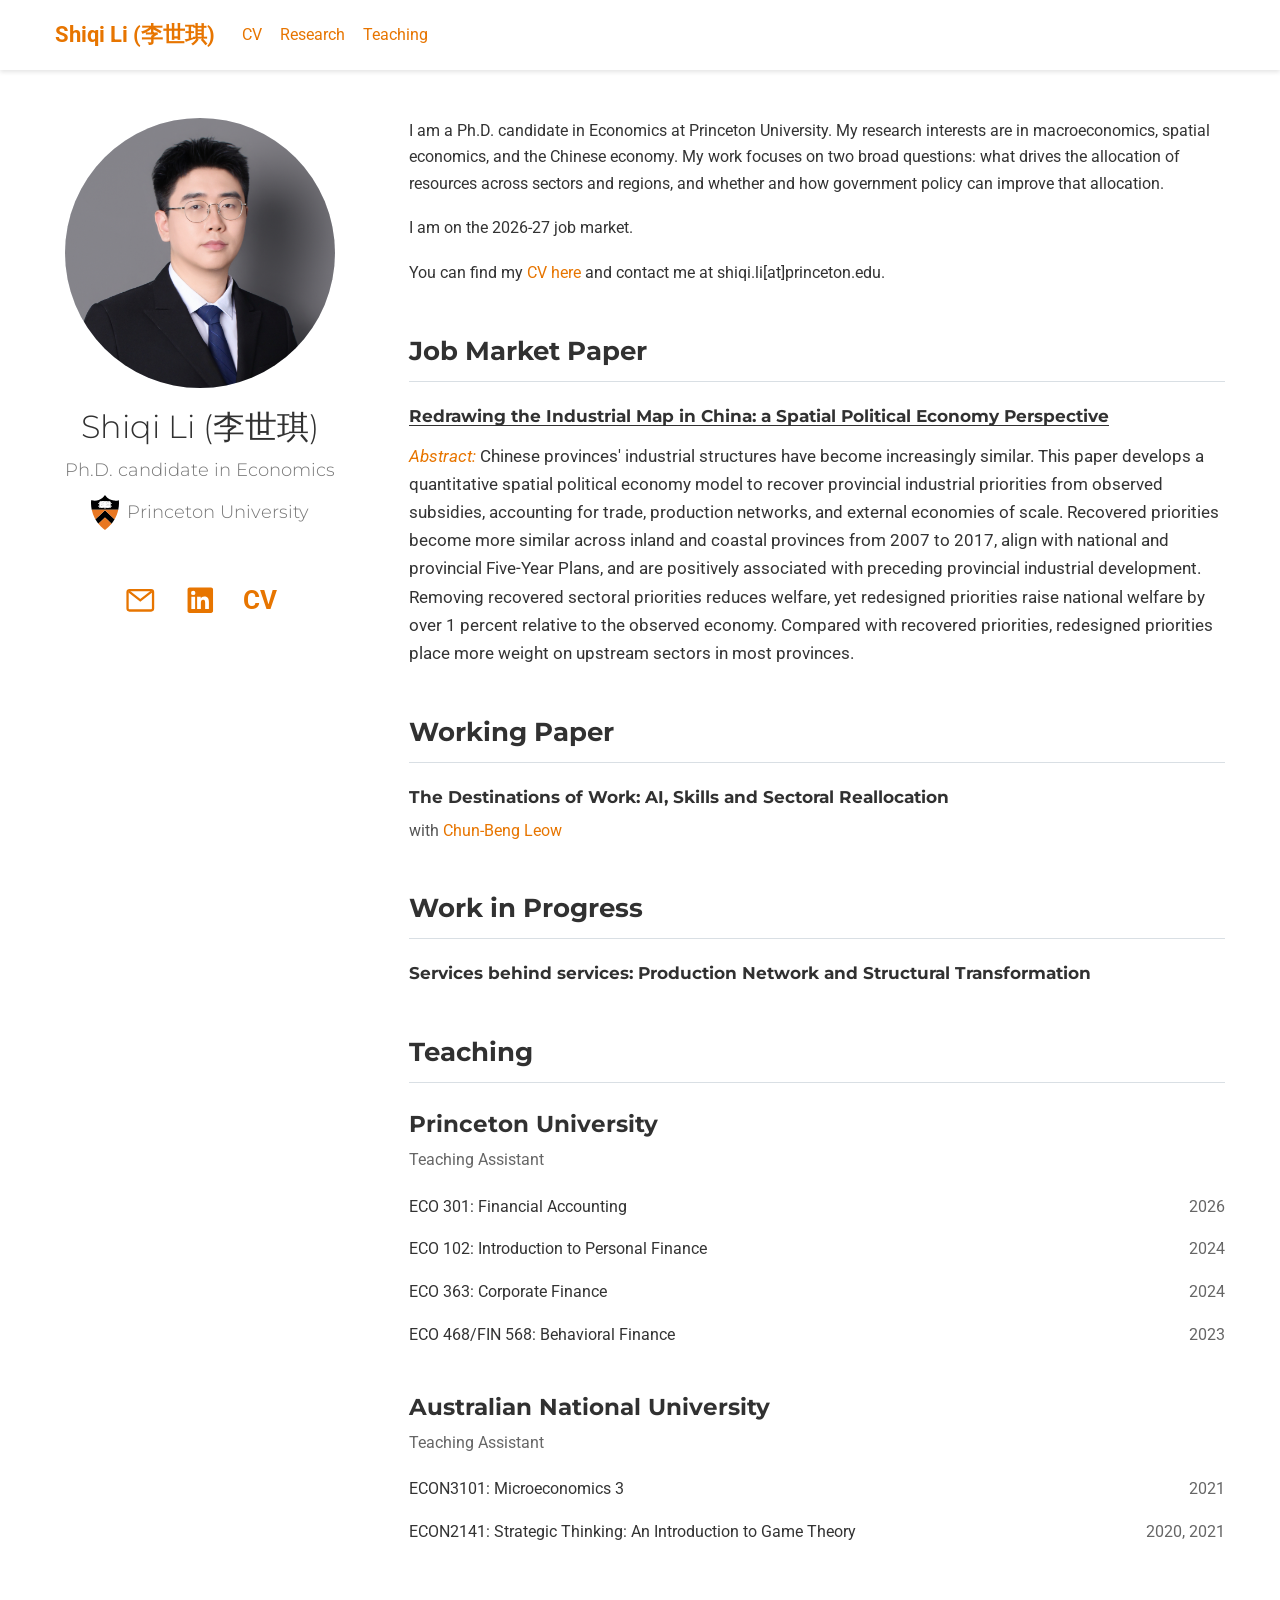
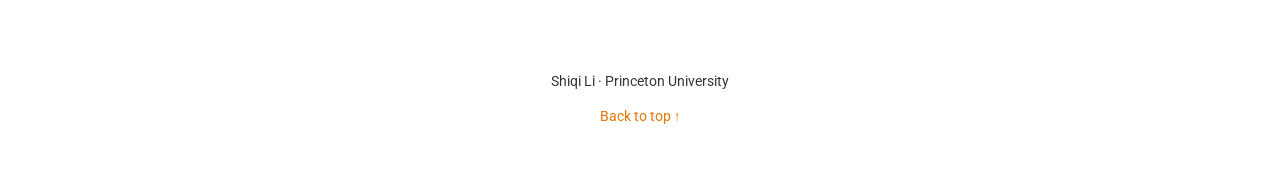
<file: index.html>
<!doctype html>
<html lang="en">
<head>
  <meta charset="utf-8">
  <meta name="viewport" content="width=device-width, initial-scale=1">
  <meta name="google-site-verification" content="4Z5znPMPiIM-x6xT5Sxr_Hr4tHmn36kaYpLYVYUPS8M" />
  <meta name="description" content="Shiqi Li (李世琪), Ph.D. candidate in Economics at Princeton University. Research in macroeconomics, spatial economics, and the Chinese economy. 2026–27 job market.">
  <meta name="author" content="Shiqi Li">
  <meta name="theme-color" content="#ffffff">
  <link rel="canonical" href="https://jackshiqili.github.io/">
  <meta property="og:title" content="Shiqi Li">
  <meta property="og:description" content="Ph.D. candidate in Economics at Princeton University. Research in macroeconomics, spatial economics, and the Chinese economy. 2026–27 job market.">
  <meta property="og:type" content="website">
  <meta property="og:url" content="https://jackshiqili.github.io/">
  <title>Shiqi Li</title>
  <link rel="icon" href="favicon.ico" sizes="16x16 32x32 48x48">
  <link rel="icon" type="image/png" sizes="48x48" href="assets/favicon-48x48.png">
  <link rel="apple-touch-icon" sizes="180x180" href="assets/apple-touch-icon.png">
  <link rel="preconnect" href="https://fonts.googleapis.com">
  <link rel="preconnect" href="https://fonts.gstatic.com" crossorigin>
  <link href="https://fonts.googleapis.com/css?family=Montserrat:400,700%7CRoboto:400,400italic,700&display=swap" rel="stylesheet">
  <link rel="stylesheet" href="assets/academic.css">
  <link rel="stylesheet" href="styles.css">
  <script src="site.js" defer></script>
</head>
<body id="top">
  <a class="skip-link" href="#main">Skip to content</a>
  <header>
    <nav class="navbar navbar-expand-lg navbar-light" id="navbar-main" aria-label="Main navigation">
      <div class="container">
        <a class="navbar-brand" href="#about">Shiqi Li (李世琪)</a>
        <button class="menu-toggle" type="button" aria-expanded="false" aria-controls="navigation">
          <svg width="24" height="24" viewBox="0 0 24 24" aria-hidden="true"><path d="M3 6h18M3 12h18M3 18h18" fill="none" stroke="currentColor" stroke-width="2"/></svg>
          <span class="sr-only">Toggle navigation</span>
        </button>
        <ul class="site-navigation navbar-nav" id="navigation">
          <li class="nav-item"><a class="nav-link" href="files/ShiqiLI_CV.pdf">CV</a></li>
          <li class="nav-item"><a class="nav-link" href="#research">Research</a></li>
          <li class="nav-item"><a class="nav-link" href="#teaching">Teaching</a></li>
        </ul>
      </div>
    </nav>
  </header>

  <main id="main" class="container site-layout">
    <aside class="profile-sidebar" aria-labelledby="profile-name">
      <div id="profile">
        <div class="avatar avatar-circle profile-photo">
          <img src="assets/ShiqiLi_photo.jpg" alt="Shiqi Li" width="3189" height="4783" fetchpriority="high" decoding="async">
        </div>
        <div class="portrait-title">
          <h1 id="profile-name">Shiqi Li (李世琪)</h1>
          <h3>Ph.D. candidate in Economics</h3>
          <h3><span class="university-affiliation"><img class="university-logo" src="assets/Princeton_seal.svg" alt="" width="28" height="36">Princeton University</span></h3>
        </div>
        <ul class="network-icon" aria-label="Profile links">
          <li><a href="mailto:shiqi.li@princeton.edu" aria-label="Email Shiqi Li" title="Email">
            <svg class="profile-icon" viewBox="0 0 24 24" aria-hidden="true"><rect x="2" y="4" width="20" height="16" rx="1.5" fill="none" stroke="currentColor" stroke-width="1.8"/><path d="m3 5 9 7 9-7" fill="none" stroke="currentColor" stroke-width="1.8"/></svg>
          </a></li>
          <li><a href="https://www.linkedin.com/in/shiqi-li-257628123/" aria-label="Shiqi Li on LinkedIn" title="LinkedIn">
            <svg class="profile-icon" viewBox="0 0 24 24" aria-hidden="true"><path fill="currentColor" d="M20.45 2H3.55C2.69 2 2 2.68 2 3.52v16.96C2 21.32 2.69 22 3.55 22h16.9c.86 0 1.55-.68 1.55-1.52V3.52C22 2.68 21.31 2 20.45 2ZM7.93 18.75H4.98V9.2h2.95v9.55ZM6.45 7.9a1.71 1.71 0 1 1 0-3.42 1.71 1.71 0 0 1 0 3.42Zm12.3 10.85H15.8V14.1c0-1.11-.02-2.54-1.55-2.54-1.55 0-1.79 1.21-1.79 2.46v4.73H9.51V9.2h2.83v1.3h.04c.39-.74 1.36-1.52 2.79-1.52 2.98 0 3.58 1.96 3.58 4.51v5.26Z"/></svg>
          </a></li>
          <li><a class="cv-icon" href="files/ShiqiLI_CV.pdf" aria-label="Download curriculum vitae, PDF" title="Curriculum vitae">CV</a></li>
        </ul>
      </div>
    </aside>

    <div class="main-content">
      <section id="about" class="content-section biography" aria-label="Biography">
        <p>I am a Ph.D. candidate in Economics at Princeton University. My research interests are in macroeconomics, spatial economics, and the Chinese economy. My work focuses on two broad questions: what drives the allocation of resources across sectors and regions, and whether and how government policy can improve that allocation.</p>
        <p>I am on the 2026-27 job market.</p>
        <p>You can find my <a href="files/ShiqiLI_CV.pdf">CV here</a> and contact me at shiqi.li[at]princeton.edu.</p>
      </section>

      <section id="research" class="content-section" aria-labelledby="research-heading">
        <h2 class="section-title" id="research-heading">Job Market Paper</h2>
        <article class="paper-entry">
          <h3 class="article-title"><a href="files/ShiqiLI_JMP.pdf">Redrawing the Industrial Map in China: a Spatial Political Economy Perspective</a></h3>
          <div class="paper-abstract article-style">
            <p><em class="abstract-label">Abstract:</em> Chinese provinces' industrial structures have become increasingly similar. This paper develops a quantitative spatial political economy model to recover provincial industrial priorities from observed subsidies, accounting for trade, production networks, and external economies of scale. Recovered priorities become more similar across inland and coastal provinces from 2007 to 2017, align with national and provincial Five-Year Plans, and are positively associated with preceding provincial industrial development. Removing recovered sectoral priorities reduces welfare, yet redesigned priorities raise national welfare by over 1 percent relative to the observed economy. Compared with recovered priorities, redesigned priorities place more weight on upstream sectors in most provinces.</p>
          </div>
        </article>
      </section>

      <section id="working-papers" class="content-section" aria-labelledby="working-heading">
        <h2 class="section-title" id="working-heading">Working Paper</h2>
        <article class="paper-entry">
          <h3 class="article-title">The Destinations of Work: AI, Skills and Sectoral Reallocation</h3>
          <p class="paper-coauthors">with <a href="https://ahbenglcb.github.io/">Chun-Beng Leow</a></p>
        </article>
      </section>

      <section id="work-in-progress" class="content-section" aria-labelledby="progress-heading">
        <h2 class="section-title" id="progress-heading">Work in Progress</h2>
        <article class="paper-entry">
          <h3 class="article-title">Services behind services: Production Network and Structural Transformation</h3>
        </article>
      </section>

      <section id="teaching" class="content-section teaching-content" aria-labelledby="teaching-heading">
        <h2 class="section-title" id="teaching-heading">Teaching</h2>
        <h3>Princeton University</h3>
        <p class="teaching-role">Teaching Assistant</p>
        <ul class="course-list">
          <li><span>ECO 301: Financial Accounting</span><span>2026</span></li>
          <li><span>ECO 102: Introduction to Personal Finance</span><span>2024</span></li>
          <li><span>ECO 363: Corporate Finance</span><span>2024</span></li>
          <li><span>ECO 468/FIN 568: Behavioral Finance</span><span>2023</span></li>
        </ul>
        <h3>Australian National University</h3>
        <p class="teaching-role">Teaching Assistant</p>
        <ul class="course-list">
          <li><span>ECON3101: Microeconomics 3</span><span>2021</span></li>
          <li><span>ECON2141: Strategic Thinking: An Introduction to Game Theory</span><span>2020, 2021</span></li>
        </ul>
      </section>
    </div>
  </main>
  <footer class="site-footer"><div class="container"><p>Shiqi Li · Princeton University</p><a href="#top" class="back-to-top">Back to top ↑</a></div></footer>
</body>
</html>
</file>
<file: styles.css>
/* Small adaptations of the supplied Hugo Academic template. */
:root { --brand-orange: #E77500; }
a, a:hover, a:focus { color: var(--brand-orange); }
#navbar-main .navbar-brand, #navbar-main .navbar-nav .nav-link { color: var(--brand-orange); }
#navbar-main .navbar-nav .nav-link.active { color: var(--brand-orange) !important; }
html { font-size: 18px; scroll-behavior: smooth; scroll-padding-top: 88px; }
body { overflow-wrap: break-word; }
.site-layout { display: grid; grid-template-columns: 290px minmax(0, 1fr); gap: 64px; align-items: start; padding-top: 48px; padding-bottom: 40px; }
.profile-sidebar { position: sticky; top: 100px; }
#profile { padding: 0; }
.main-content { min-width: 0; }
.biography { font-size: calc(1rem - 2px); }
.content-section { margin-bottom: 48px; }
.content-section:last-child { margin-bottom: 0; }
.section-title { margin: 0 0 22px; padding-bottom: 12px; border-bottom: 1px solid #d9dfe4; font-size: 1.45rem; font-weight: 700; line-height: 1.35; }
.portrait-title h1 { font-size: 1.75em; font-weight: 300; margin: 20px 0 10px; }
.portrait-title h3 { font-size: 1rem; line-height: 1.5; }
.university-affiliation { display: inline-flex; align-items: center; gap: 8px; }
.university-logo { width: 28px; height: 36px; flex: 0 0 28px; object-fit: contain; }
.profile-photo { overflow: hidden; background: #eef0f3; }
.profile-photo img { width: 100%; height: 100%; object-fit: cover; object-position: 50% 18%; transform: scale(1.65); transform-origin: 50% 28%; }
.profile-icon { width: 1.7rem; height: 1.7rem; display: block; }
.network-icon { display: flex; justify-content: center; align-items: center; gap: 16px; padding: 0; }
.network-icon li { display: block; margin: 0; }
.network-icon a { display: flex; align-items: center; justify-content: center; min-width: 44px; min-height: 44px; }
.cv-icon { font-size: 1.45rem; font-weight: 700; line-height: 1; }
.paper-entry + .paper-entry { margin-top: 30px; }
.paper-entry .article-title { margin: 0 0 8px; font-size: calc(1.05rem - 2px); font-weight: 700; line-height: 1.5; }
.paper-entry .article-title a { color: inherit; text-decoration: underline; text-decoration-thickness: 1px; text-underline-offset: .16em; }
.paper-coauthors { margin: 0 0 12px; color: #555; font-size: .9rem; line-height: 1.5; }
.paper-entry .article-style { font-size: .95rem; }
.paper-entry .article-style p:last-child { margin-bottom: 0; }
.paper-abstract { margin-top: 12px; }
.abstract-label { color: var(--brand-orange); }
.teaching-content h3:first-child { margin-top: 0; }
.teaching-role { color: #666; font-size: .9rem; margin-bottom: 12px; }
.course-list { list-style: none; padding: 0; margin: 0 0 36px; font-size: .9rem; }
.course-list li { display: flex; justify-content: space-between; align-items: baseline; gap: 24px; padding: 8px 0; }
.course-list li > span:last-child { white-space: nowrap; color: #666; }
.site-navigation { display: flex; flex-direction: row; margin-right: auto; }
.menu-toggle { display: none; border: 0; padding: 10px; background: transparent; color: #34495e; cursor: pointer; }
.site-footer { margin: 0; padding: 40px 0; text-align: center; }
.site-footer p { margin: 0 0 8px; }
.back-to-top { font-size: .75rem; }
.skip-link { position: fixed; top: -100px; left: 16px; z-index: 2000; background: #fff; padding: 12px 20px; }
.skip-link:focus { top: 8px; }
a:focus-visible, button:focus-visible { outline: 3px solid var(--brand-orange); outline-offset: 4px; }
@media (max-width: 991.98px) {
  html { font-size: 16px; scroll-padding-top: 68px; }
  .site-layout { display: block; padding-top: 32px; }
  .profile-sidebar { position: static; margin-bottom: 40px; }
  #navbar-main .container { position: relative; }
  .menu-toggle { display: flex; }
  #navbar-main .site-navigation { position: absolute; top: 100%; left: 0; right: 0; display: flex; flex-direction: column; margin: 0; padding: 8px 24px 16px; background: #fff; box-shadow: 0 6px 10px rgba(0,0,0,.08); }
  .js #navbar-main .site-navigation { display: none; }
  .js #navbar-main .site-navigation.is-open { display: flex; }
  #navbar-main .navbar-brand { margin-right: auto; }
  #navbar-main .nav-link { padding: 10px 0; }
  #profile { padding-top: 0; }
  .section-title { font-size: 1.35rem; }
}
@media (max-width: 575.98px) {
  .container { padding-left: 24px; padding-right: 24px; }
  .course-list li { gap: 12px; }
}
@media (prefers-reduced-motion: reduce) { html { scroll-behavior: auto; } .home-section { animation: none; } }
</file>
